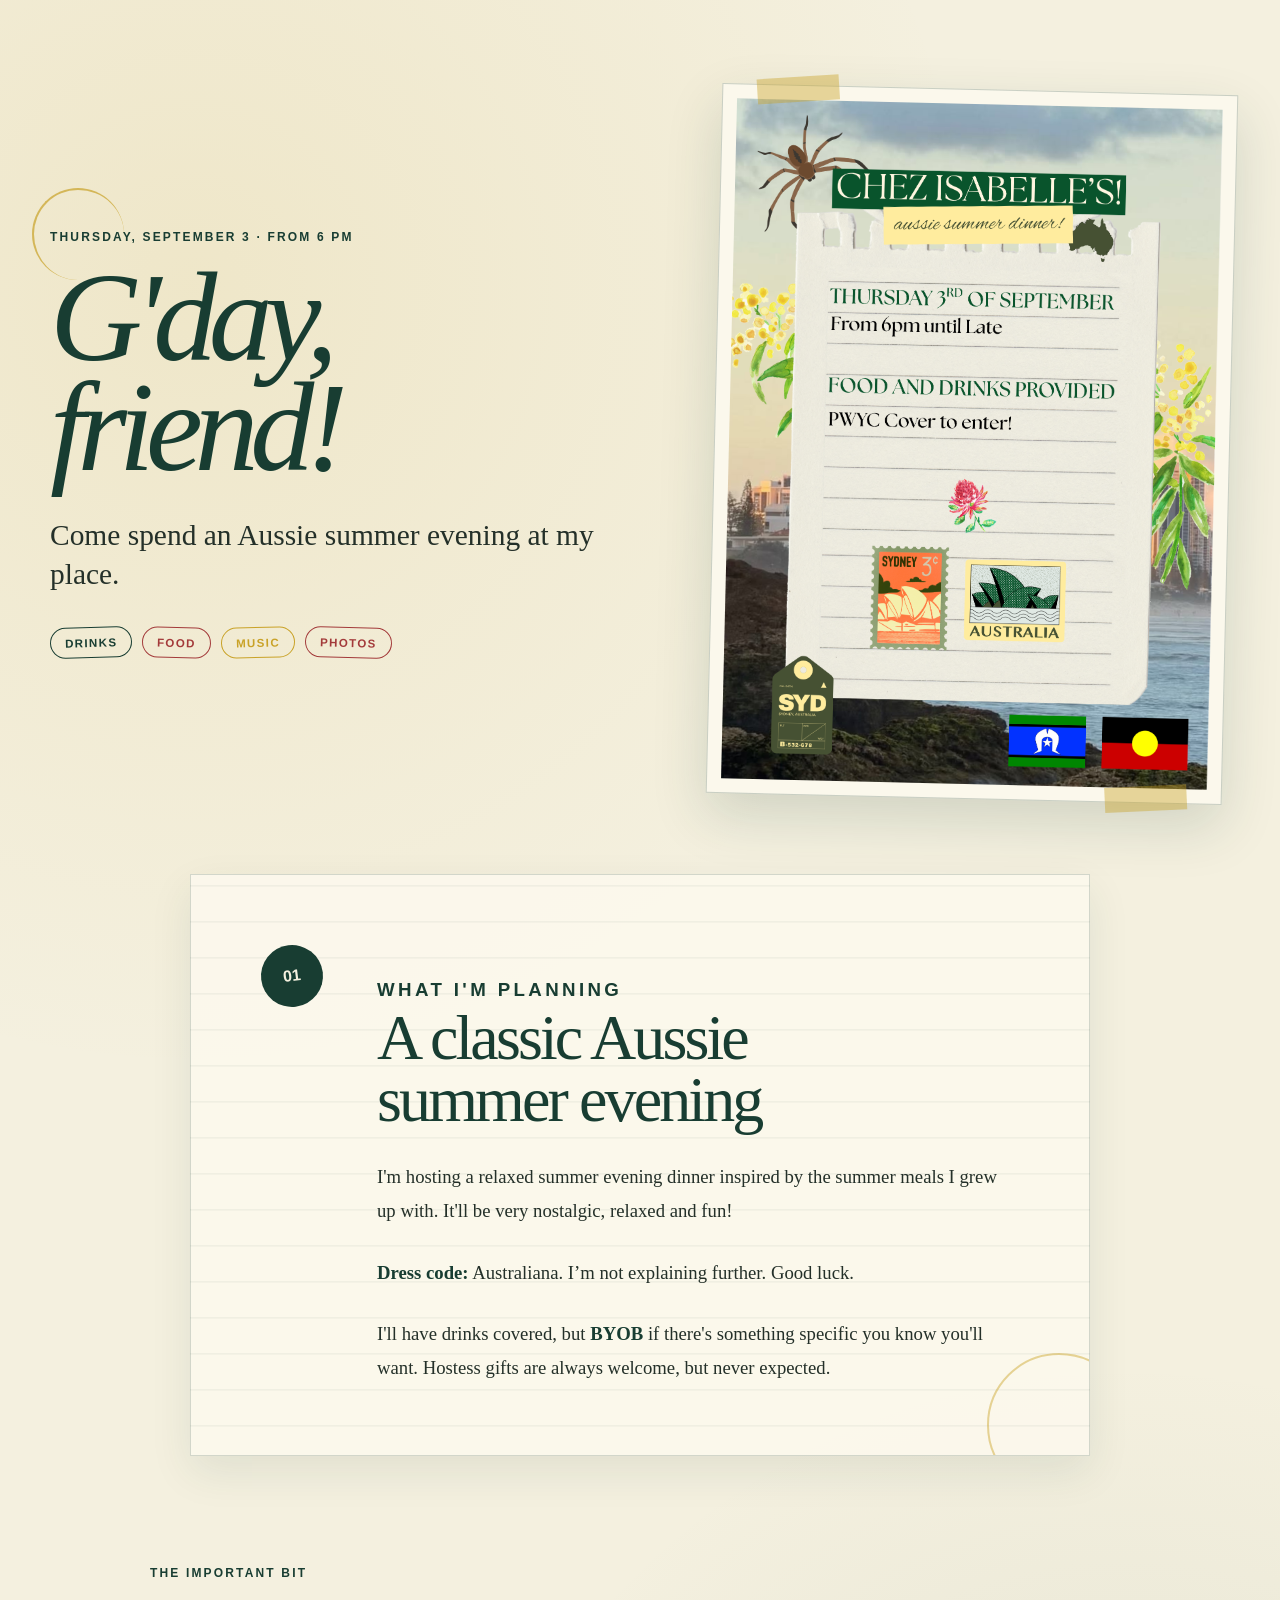
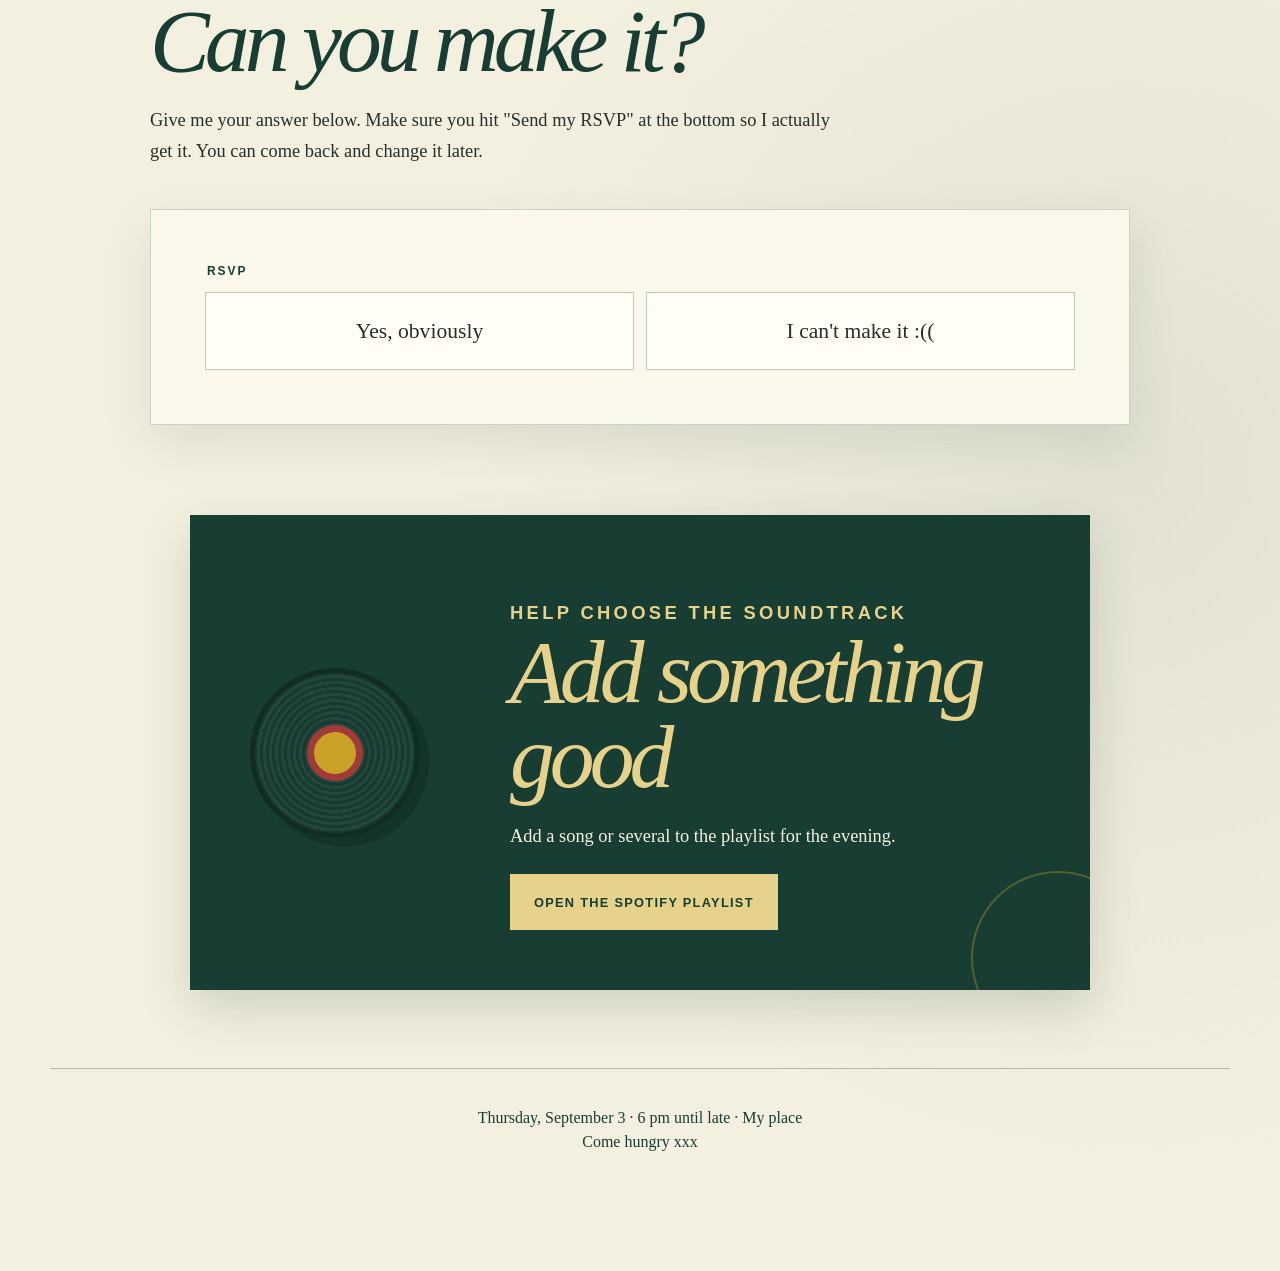
<file: index.html>
<!doctype html>
<html lang="en">
  <head>
    <meta charset="utf-8">
    <meta name="viewport" content="width=device-width, initial-scale=1">
    <meta
      name="description"
      content="An Aussie summer evening with food, drinks, music, and good company at my place."
    >
    <title>G'day! An Aussie Summer Evening</title>
    <link rel="stylesheet" href="styles.css">
    <script src="script.js" defer></script>
  </head>
  <body>
    <main>
      <section class="hero-shell">
        <div class="hero-copy">
          <p class="eyebrow">Thursday, September 3 · from 6 pm</p>
          <h1>G'day, <span id="guest-name">friend</span>!</h1>
          <p class="welcome-line">Come spend an Aussie summer evening at my place.</p>
          <div class="hero-stamps" aria-label="Evening details">
            <span>Drinks</span>
            <span>Food</span>
            <span>Music</span>
            <span>Photos</span>
          </div>
        </div>

        <figure class="invite-frame">
          <img
            src="assets/aussie_invite.png"
            alt="Illustrated invitation for an Aussie summer evening on Thursday, September 3 from 6 pm until late"
          >
        </figure>
      </section>

      <section class="details-card" id="details">
        <div class="section-number">01</div>
        <div>
          <p class="kicker">What I'm planning</p>
          <h2>A classic Aussie summer evening</h2>
          <p>
            I'm hosting a relaxed summer evening dinner inspired by the summer meals I grew up with. 
            It'll be very nostalgic, relaxed and fun!
          </p>
          <p>
            <strong>Dress code:</strong> Australiana. I’m not explaining further.
            Good luck.
          </p>
          <p>
            I'll have drinks covered, but <strong>BYOB</strong> if there's
            something specific you know you'll want. Hostess gifts are always
            welcome, but never expected.
          </p>
        </div>
      </section>

      <section class="rsvp-section" id="rsvp">
        <header class="section-heading">
          <p class="kicker">The important bit</p>
          <h2>Can you make it?</h2>
          <p>
            Give me your answer below. Make sure you hit "Send my RSVP" at the
            bottom so I actually get it. You can come back and change it later.
          </p>
        </header>

        <form class="rsvp-form" id="rsvp-form">
          <fieldset class="choice-fieldset">
            <legend>RSVP</legend>
            <div class="big-choices">
              <button class="choice" type="button" data-rsvp="yes" aria-pressed="false">
                Yes, obviously
              </button>
              <button class="choice" type="button" data-rsvp="no" aria-pressed="false">
                I can't make it :(( 
              </button>
            </div>
          </fieldset>

          <div class="yes-details hidden" id="yes-details">
            <section class="form-panel arrival-panel">
              <p class="panel-label">Arrival</p>
              <h3>When should I expect you?</h3>
              <div class="small-choices">
                <label class="radio-card selected" data-radio-card>
                  <input type="radio" name="arrival-plan" value="six" checked>
                  I'll be there at 6
                </label>
                <label class="radio-card" data-radio-card>
                  <input type="radio" name="arrival-plan" value="later">
                  I'll be a little later
                </label>
              </div>
              <label class="stacked-field hidden" id="arrival-time-wrap">
                Tell me roughly what time?
                <input type="time" id="arrival-time">
              </label>
            </section>

            <section class="menu-reveal" aria-live="polite">
              <div class="menu-tape">The menu</div>
              <img
                class="menu-image"
                src="assets/aussie_menu.png"
                alt="Menu for our Aussie summer evening"
              >
            </section>

            <section class="form-panel">
              <p class="panel-label">Help with the groceries</p>
              <h3>Pay what you can</h3>
              <p>
                E-transfer me or bring cash to the door. Whatever you can
                contribute is appreciated!
              </p>
              <div class="small-choices">
                <label class="radio-card" data-radio-card>
                  <input type="radio" name="payment" value="E-transfer">
                  I'll e-transfer
                </label>
                <label class="radio-card" data-radio-card>
                  <input type="radio" name="payment" value="Cash">
                  I'll bring cash
                </label>
              </div>
            </section>

            <section class="form-panel">
              <p class="panel-label">A little note</p>
              <h3>Come as you are</h3>
              <p>
                I'll have drinks covered, but BYOB if there's something specific
                you know you'll want. And if you're the sort of person who likes
                bringing a little something for the host, hostess gifts are
                always welcome, but never expected.
              </p>
            </section>
          </div>

          <section class="form-panel final-panel hidden" id="final-panel">
            <label class="stacked-field notes-field">
              Any questions or notes for me?
              <textarea
                id="notes"
                placeholder="Anything you want me to know..."
                rows="4"
              ></textarea>
            </label>

            <button class="submit-button" id="submit-button" type="submit">
              Send my RSVP
            </button>
            <p class="submit-message hidden" id="submit-message" role="status"></p>
          </section>
        </form>
      </section>

      <section class="playlist-card">
        <div class="record" aria-hidden="true"><span></span></div>
        <div>
          <p class="kicker">Help choose the soundtrack</p>
          <h2>Add something good</h2>
          <p>Add a song or several to the playlist for the evening.</p>
          <a
            class="spotify-button"
            href="https://open.spotify.com/playlist/3tImnjXIJBB25MeskjVE0u?si=85fd5ee142ec4638&amp;pt=122fafaa4d8697307ae231d9f2e3ffe2"
            target="_blank"
            rel="noreferrer"
          >
            Open the Spotify playlist
          </a>
        </div>
      </section>

      <footer>
        <p>Thursday, September 3 · 6 pm until late · My place</p>
        <p>Come hungry xxx</p>
      </footer>
    </main>
  </body>
</html>
</file>
<file: styles.css>
:root {
  --cream: #f4f0df;
  --paper: #fbf8ec;
  --green: #183d32;
  --green-soft: #637b68;
  --gold: #c9a227;
  --gold-soft: #e6d28b;
  --waratah: #a33a3a;
  --ink: #243029;
  --sand: #d8c9a7;
  --line: rgba(24, 61, 50, 0.18);
  --white: #fffdf6;
}

* {
  box-sizing: border-box;
}

.hidden {
  display: none !important;
}

html {
  scroll-behavior: smooth;
}

body {
  margin: 0;
  color: var(--ink);
  background:
    radial-gradient(
      circle at 15% 10%,
      rgba(201, 162, 39, 0.12) 0,
      transparent 28%
    ),
    radial-gradient(
      circle at 88% 72%,
      rgba(99, 123, 104, 0.12) 0,
      transparent 30%
    ),
    var(--cream);
  font-family: Georgia, "Times New Roman", serif;
}

button,
input,
textarea {
  font: inherit;
}

main {
  width: min(1180px, calc(100% - 32px));
  margin: 0 auto;
  padding: 48px 0 80px;
}

/* ------------------------------
   HERO
------------------------------ */

.hero-shell {
  display: grid;
  grid-template-columns: minmax(0, 0.82fr) minmax(360px, 0.72fr);
  align-items: center;
  gap: clamp(36px, 6vw, 86px);
  min-height: 88vh;
}

.hero-copy {
  position: relative;
  padding: 32px 0;
}

.hero-copy::before {
  position: absolute;
  top: -10px;
  left: -18px;
  width: 90px;
  height: 90px;
  border-top: 2px solid var(--gold);
  border-left: 2px solid var(--gold);
  border-radius: 50%;
  content: "";
  opacity: 0.7;
}

.eyebrow,
.kicker {
  margin: 0 0 18px;
  color: var(--green);
  font-family: Arial, Helvetica, sans-serif;
  font-size: 0.75rem;
  font-weight: 800;
  letter-spacing: 0.18em;
  text-transform: uppercase;
}

h1,
h2 {
  margin: 0;
  text-wrap: balance;
}

h1 {
  position: relative;
  max-width: 720px;
  color: var(--green);
  font-size: clamp(4.4rem, 10vw, 8.4rem);
  font-style: italic;
  font-weight: 500;
  letter-spacing: -0.065em;
  line-height: 0.86;
}

.welcome-line {
  max-width: 560px;
  margin: 34px 0 0;
  color: var(--ink);
  font-size: clamp(1.4rem, 2.3vw, 2.15rem);
  line-height: 1.3;
}

.hero-stamps {
  display: flex;
  flex-wrap: wrap;
  gap: 10px;
  margin-top: 34px;
}

.hero-stamps span {
  padding: 9px 14px 8px;
  border: 1.5px solid var(--green);
  border-radius: 999px;
  color: var(--green);
  font-family: Arial, Helvetica, sans-serif;
  font-size: 0.72rem;
  font-weight: 800;
  letter-spacing: 0.12em;
  text-transform: uppercase;
  transform: rotate(-1.5deg);
}

.hero-stamps span:nth-child(even) {
  color: var(--waratah);
  border-color: var(--waratah);
  transform: rotate(1.5deg);
}

.hero-stamps span:nth-child(3) {
  color: var(--gold);
  border-color: var(--gold);
}

/* ------------------------------
   INVITATION IMAGE
------------------------------ */

.invite-frame {
  position: relative;
  margin: 0;
  padding: 14px;
  background: var(--paper);
  border: 1px solid rgba(24, 61, 50, 0.22);
  box-shadow: 0 22px 55px rgba(24, 61, 50, 0.16);
  transform: rotate(1.35deg);
}

.invite-frame::before,
.invite-frame::after {
  position: absolute;
  z-index: 2;
  width: 82px;
  height: 25px;
  background: rgba(201, 162, 39, 0.42);
  content: "";
}

.invite-frame::before {
  top: -9px;
  left: 34px;
  transform: rotate(-5deg);
}

.invite-frame::after {
  right: 34px;
  bottom: -9px;
  transform: rotate(-4deg);
}

.invite-frame img {
  display: block;
  width: 100%;
  height: auto;
}

/* ------------------------------
   DETAILS
------------------------------ */

.details-card {
  position: relative;
  display: grid;
  grid-template-columns: 84px minmax(0, 1fr);
  gap: 32px;
  max-width: 900px;
  margin: 34px auto 0;
  padding: clamp(34px, 6vw, 70px);
  overflow: hidden;
  background:
    linear-gradient(
      rgba(24, 61, 50, 0.08) 1px,
      transparent 1px
    ) 0 5.15rem / 100% 2.25rem,
    rgba(251, 248, 236, 0.97);
  border: 1px solid rgba(24, 61, 50, 0.18);
  box-shadow: 0 16px 40px rgba(24, 61, 50, 0.09);
}

.details-card::after {
  position: absolute;
  right: -42px;
  bottom: -42px;
  width: 140px;
  height: 140px;
  border: 2px solid rgba(201, 162, 39, 0.45);
  border-radius: 50%;
  content: "";
}

.section-number {
  display: grid;
  width: 62px;
  height: 62px;
  place-items: center;
  border-radius: 50%;
  background: var(--green);
  color: var(--cream);
  font-family: Arial, Helvetica, sans-serif;
  font-size: 1rem;
  font-weight: 800;
  transform: rotate(-7deg);
}

.details-card h2 {
  color: var(--green);
  font-size: clamp(2.2rem, 5vw, 4.5rem);
  font-weight: 500;
  letter-spacing: -0.045em;
  line-height: 0.98;
}

.details-card p {
  max-width: 720px;
  margin: 28px 0 0;
  font-size: 1.17rem;
  line-height: 1.8;
}

.details-card strong {
  color: var(--green);
}

/* ------------------------------
   RSVP
------------------------------ */

.rsvp-section {
  max-width: 980px;
  margin: 110px auto 0;
}

.section-heading {
  max-width: 700px;
  margin-bottom: 42px;
}

.section-heading h2,
.playlist-card h2 {
  color: var(--green);
  font-size: clamp(3rem, 7vw, 6rem);
  font-style: italic;
  font-weight: 500;
  letter-spacing: -0.055em;
  line-height: 0.95;
}

.section-heading > p:last-child,
.playlist-card p {
  margin: 22px 0 0;
  font-size: 1.15rem;
  line-height: 1.7;
}

.rsvp-form {
  padding: clamp(24px, 5vw, 54px);
  background: rgba(251, 248, 236, 0.97);
  border: 1px solid rgba(24, 61, 50, 0.2);
  box-shadow: 0 18px 45px rgba(24, 61, 50, 0.1);
}

fieldset {
  margin: 0;
  padding: 0;
  border: 0;
}

.choice-fieldset legend {
  margin-bottom: 14px;
  color: var(--green);
  font-family: Arial, Helvetica, sans-serif;
  font-size: 0.75rem;
  font-weight: 800;
  letter-spacing: 0.16em;
  text-transform: uppercase;
}

.big-choices,
.small-choices {
  display: grid;
  grid-template-columns: repeat(2, minmax(0, 1fr));
  gap: 12px;
}

.choice,
.radio-card,
.check-card {
  border: 1.5px solid rgba(24, 61, 50, 0.28);
  background: var(--white);
  color: var(--ink);
  cursor: pointer;
  transition:
    transform 160ms ease,
    border-color 160ms ease,
    background 160ms ease;
}

.choice {
  min-height: 78px;
  padding: 18px;
  font-size: clamp(1.08rem, 2vw, 1.35rem);
}

.choice:hover,
.radio-card:hover,
.check-card:hover {
  border-color: var(--gold);
  transform: translateY(-2px);
}

.choice.active {
  border-color: var(--green);
  background: var(--green);
  color: var(--cream);
}

.yes-details {
  display: grid;
  gap: 18px;
  margin-top: 28px;
  animation: reveal 360ms ease-out both;
}

@keyframes reveal {
  from {
    opacity: 0;
    transform: translateY(16px);
  }

  to {
    opacity: 1;
    transform: translateY(0);
  }
}

.form-panel,
.menu-reveal {
  padding: clamp(24px, 4.5vw, 44px);
  border: 1px solid rgba(24, 61, 50, 0.16);
  background: var(--white);
}

.form-panel h3 {
  margin: 0;
  color: var(--green);
  font-size: clamp(1.8rem, 4vw, 3.1rem);
  font-weight: 500;
  letter-spacing: -0.035em;
}

.form-panel > p:not(.panel-label) {
  max-width: 700px;
  margin: 18px 0 24px;
  font-size: 1.03rem;
  line-height: 1.7;
}

.panel-label {
  margin: 0 0 10px;
  color: var(--gold);
  font-family: Arial, Helvetica, sans-serif;
  font-size: 0.72rem;
  font-weight: 800;
  letter-spacing: 0.15em;
  text-transform: uppercase;
}

.radio-card,
.check-card {
  display: flex;
  align-items: center;
  gap: 12px;
  min-height: 58px;
  padding: 14px 16px;
  font-family: Arial, Helvetica, sans-serif;
  font-size: 0.94rem;
}

.radio-card.selected,
.check-card:has(input:checked) {
  border-color: var(--green);
  background: #e6ede4;
}

input[type="radio"],
input[type="checkbox"] {
  width: 18px;
  height: 18px;
  accent-color: var(--waratah);
}

.stacked-field {
  display: grid;
  gap: 10px;
  margin-top: 22px;
  font-family: Arial, Helvetica, sans-serif;
  font-size: 0.84rem;
  font-weight: 700;
  letter-spacing: 0.04em;
}

.stacked-field input,
.stacked-field textarea {
  width: 100%;
  padding: 15px 16px;
  border: 1.5px solid rgba(24, 61, 50, 0.3);
  border-radius: 0;
  outline: 0;
  background: white;
  color: var(--ink);
  font-family: Georgia, "Times New Roman", serif;
  font-size: 1rem;
  font-weight: 400;
  letter-spacing: 0;
}

.stacked-field input:focus,
.stacked-field textarea:focus {
  border-color: var(--gold);
  box-shadow: 0 0 0 3px rgba(201, 162, 39, 0.13);
}

/* ------------------------------
   MENU
------------------------------ */

.menu-reveal {
  position: relative;
  overflow: hidden;
  padding-top: 58px;
  text-align: center;
  background:
    radial-gradient(
      circle at 10% 20%,
      rgba(201, 162, 39, 0.13),
      transparent 22%
    ),
    linear-gradient(
      rgba(24, 61, 50, 0.07) 1px,
      transparent 1px
    ) 0 3.5rem / 100% 2rem,
    #f5f0df;
  transform: rotate(-0.5deg);
}

.menu-reveal::before {
  position: absolute;
  right: -25px;
  top: 42px;
  width: 90px;
  height: 90px;
  border: 2px solid rgba(163, 58, 58, 0.22);
  border-radius: 50%;
  content: "";
}

.menu-tape {
  position: absolute;
  top: 18px;
  left: 50%;
  padding: 8px 28px;
  background: var(--green);
  color: var(--cream);
  font-family: Arial, Helvetica, sans-serif;
  font-size: 0.72rem;
  font-weight: 800;
  letter-spacing: 0.16em;
  text-transform: uppercase;
  transform: translateX(-50%) rotate(1deg);
}

.menu-reveal .menu-image {
  display: block;
  width: 100%;
  max-width: 700px;
  height: auto;
  object-fit: contain;
  margin: 20px auto 10px;
}

/* ------------------------------
   FINAL PANEL
------------------------------ */

.final-panel {
  margin-top: 18px;
  background: #e9eee4;
}

.notes-field {
  margin-top: 0;
  color: var(--green);
  font-family: Georgia, "Times New Roman", serif;
  font-size: 1.45rem;
  font-weight: 500;
  letter-spacing: -0.02em;
}

.submit-button,
.spotify-button {
  display: inline-flex;
  min-height: 56px;
  align-items: center;
  justify-content: center;
  margin-top: 22px;
  padding: 15px 24px;
  border: 0;
  background: var(--green);
  color: var(--cream);
  font-family: Arial, Helvetica, sans-serif;
  font-size: 0.8rem;
  font-weight: 800;
  letter-spacing: 0.1em;
  text-decoration: none;
  text-transform: uppercase;
  cursor: pointer;
  transition:
    transform 160ms ease,
    background 160ms ease;
}

.submit-button:hover,
.spotify-button:hover {
  background: var(--waratah);
  transform: translateY(-2px) rotate(-0.5deg);
}

.submit-button:disabled {
  cursor: wait;
  opacity: 0.7;
}

.submit-message {
  margin: 18px 0 0;
  padding: 14px 16px;
  font-family: Arial, Helvetica, sans-serif;
  font-size: 0.95rem;
}

.submit-message.saved {
  background: #dfead9;
  color: #244a35;
}

.submit-message.error {
  background: #f0d8d2;
  color: #7e2828;
}

/* ------------------------------
   PLAYLIST
------------------------------ */

.playlist-card {
  position: relative;
  display: grid;
  grid-template-columns: 190px 1fr;
  align-items: center;
  gap: clamp(30px, 6vw, 70px);
  max-width: 900px;
  margin: 90px auto 0;
  padding: clamp(30px, 6vw, 60px);
  overflow: hidden;
  background: var(--green);
  color: var(--cream);
  box-shadow: 0 18px 45px rgba(24, 61, 50, 0.17);
}

.playlist-card::after {
  position: absolute;
  right: -55px;
  bottom: -55px;
  width: 170px;
  height: 170px;
  border: 2px solid rgba(201, 162, 39, 0.35);
  border-radius: 50%;
  content: "";
}

.playlist-card .kicker,
.playlist-card h2 {
  color: var(--gold-soft);
}

.playlist-card p {
  max-width: 560px;
}

.spotify-button {
  background: var(--gold-soft);
  color: var(--green);
}

/* ------------------------------
   RECORD
------------------------------ */

.record {
  display: grid;
  width: 170px;
  height: 170px;
  place-items: center;
  border: 5px solid #102c25;
  border-radius: 50%;
  background:
    repeating-radial-gradient(
      circle,
      #183a31 0 3px,
      #21483b 3px 6px
    );
  box-shadow: 8px 10px 0 rgba(0, 0, 0, 0.16);
  transform: rotate(-7deg);
}

.record span {
  display: block;
  width: 56px;
  height: 56px;
  border: 7px solid var(--waratah);
  border-radius: 50%;
  background: var(--gold);
}

/* ------------------------------
   FOOTER
------------------------------ */

footer {
  margin-top: 78px;
  padding: 34px 0;
  border-top: 1px solid rgba(24, 61, 50, 0.3);
  color: var(--green);
  text-align: center;
}

footer p {
  margin: 6px 0;
}

/* ------------------------------
   HOST PAGE
------------------------------ */

.host-page {
  width: min(1180px, calc(100% - 32px));
  min-height: 100vh;
  margin: 0 auto;
  padding: 70px 0;
}

.host-header h1 {
  font-size: clamp(3.6rem, 9vw, 7.5rem);
}

.host-header > p:not(.kicker) {
  margin: 25px 0 0;
  font-size: 1.1rem;
}

.download-button {
  display: inline-flex;
  margin-top: 28px;
  padding: 14px 20px;
  background: var(--green);
  color: var(--cream);
  font-family: Arial, Helvetica, sans-serif;
  font-size: 0.8rem;
  font-weight: 800;
  letter-spacing: 0.1em;
  text-decoration: none;
  text-transform: uppercase;
}

.response-table-wrap {
  margin-top: 48px;
  overflow-x: auto;
  border: 1px solid rgba(24, 61, 50, 0.24);
  background: rgba(251, 248, 236, 0.96);
  box-shadow: 0 18px 45px rgba(24, 61, 50, 0.12);
}

.response-table {
  width: 100%;
  min-width: 840px;
  border-collapse: collapse;
  text-align: left;
}

.response-table th,
.response-table td {
  padding: 18px;
  border-right: 1px solid rgba(24, 61, 50, 0.14);
  border-bottom: 1px solid rgba(24, 61, 50, 0.14);
  vertical-align: top;
}

.response-table thead th {
  background: var(--green);
  color: var(--cream);
  font-family: Arial, Helvetica, sans-serif;
  font-size: 0.75rem;
  letter-spacing: 0.12em;
  text-transform: uppercase;
}

.response-table tbody th {
  color: var(--green);
  font-size: 1.05rem;
}

.status-pill {
  display: inline-flex;
  padding: 6px 9px;
  background: #e7e0d3;
  color: #5d584f;
  font-family: Arial, Helvetica, sans-serif;
  font-size: 0.75rem;
  font-weight: 700;
  text-transform: uppercase;
}

.status-pill.yes {
  background: #dce8ca;
  color: #31461f;
}

.status-pill.no {
  background: #f1d3ce;
  color: #81222a;
}

/* ------------------------------
   RESPONSIVE
------------------------------ */

@media (max-width: 820px) {
  main {
    width: min(100% - 24px, 650px);
    padding-top: 26px;
  }

  .hero-shell {
    grid-template-columns: 1fr;
    gap: 16px;
    min-height: auto;
  }

  .hero-copy {
    padding-bottom: 18px;
  }

  h1 {
    font-size: clamp(4.2rem, 20vw, 7rem);
  }

  .invite-frame {
    width: min(100%, 500px);
    margin: 0 auto;
    transform: rotate(0.8deg);
  }

  .details-card {
    grid-template-columns: 1fr;
    gap: 18px;
    margin-top: 54px;
  }

  .rsvp-section {
    margin-top: 76px;
  }

  .playlist-card {
    grid-template-columns: 1fr;
    text-align: center;
  }

  .record {
    margin: 0 auto;
  }
}

@media (max-width: 480px) {
  .eyebrow {
    font-size: 0.7rem;
  }

  .welcome-line {
    margin-top: 24px;
    font-size: 1.28rem;
  }

  .hero-stamps {
    margin-top: 26px;
  }

  .details-card {
    padding: 30px 22px;
  }

  .details-card p {
    font-size: 1.05rem;
  }

  .rsvp-form {
    padding: 20px 14px;
  }

  .big-choices,
  .small-choices {
    grid-template-columns: 1fr;
  }

  .choice {
    min-height: 64px;
  }

  .form-panel,
  .menu-reveal {
    padding: 26px 18px;
  }

  .menu-reveal {
    padding-top: 58px;
  }

  .submit-button,
  .spotify-button {
    width: 100%;
  }
}

@media (prefers-reduced-motion: reduce) {
  html {
    scroll-behavior: auto;
  }
}
</file>
